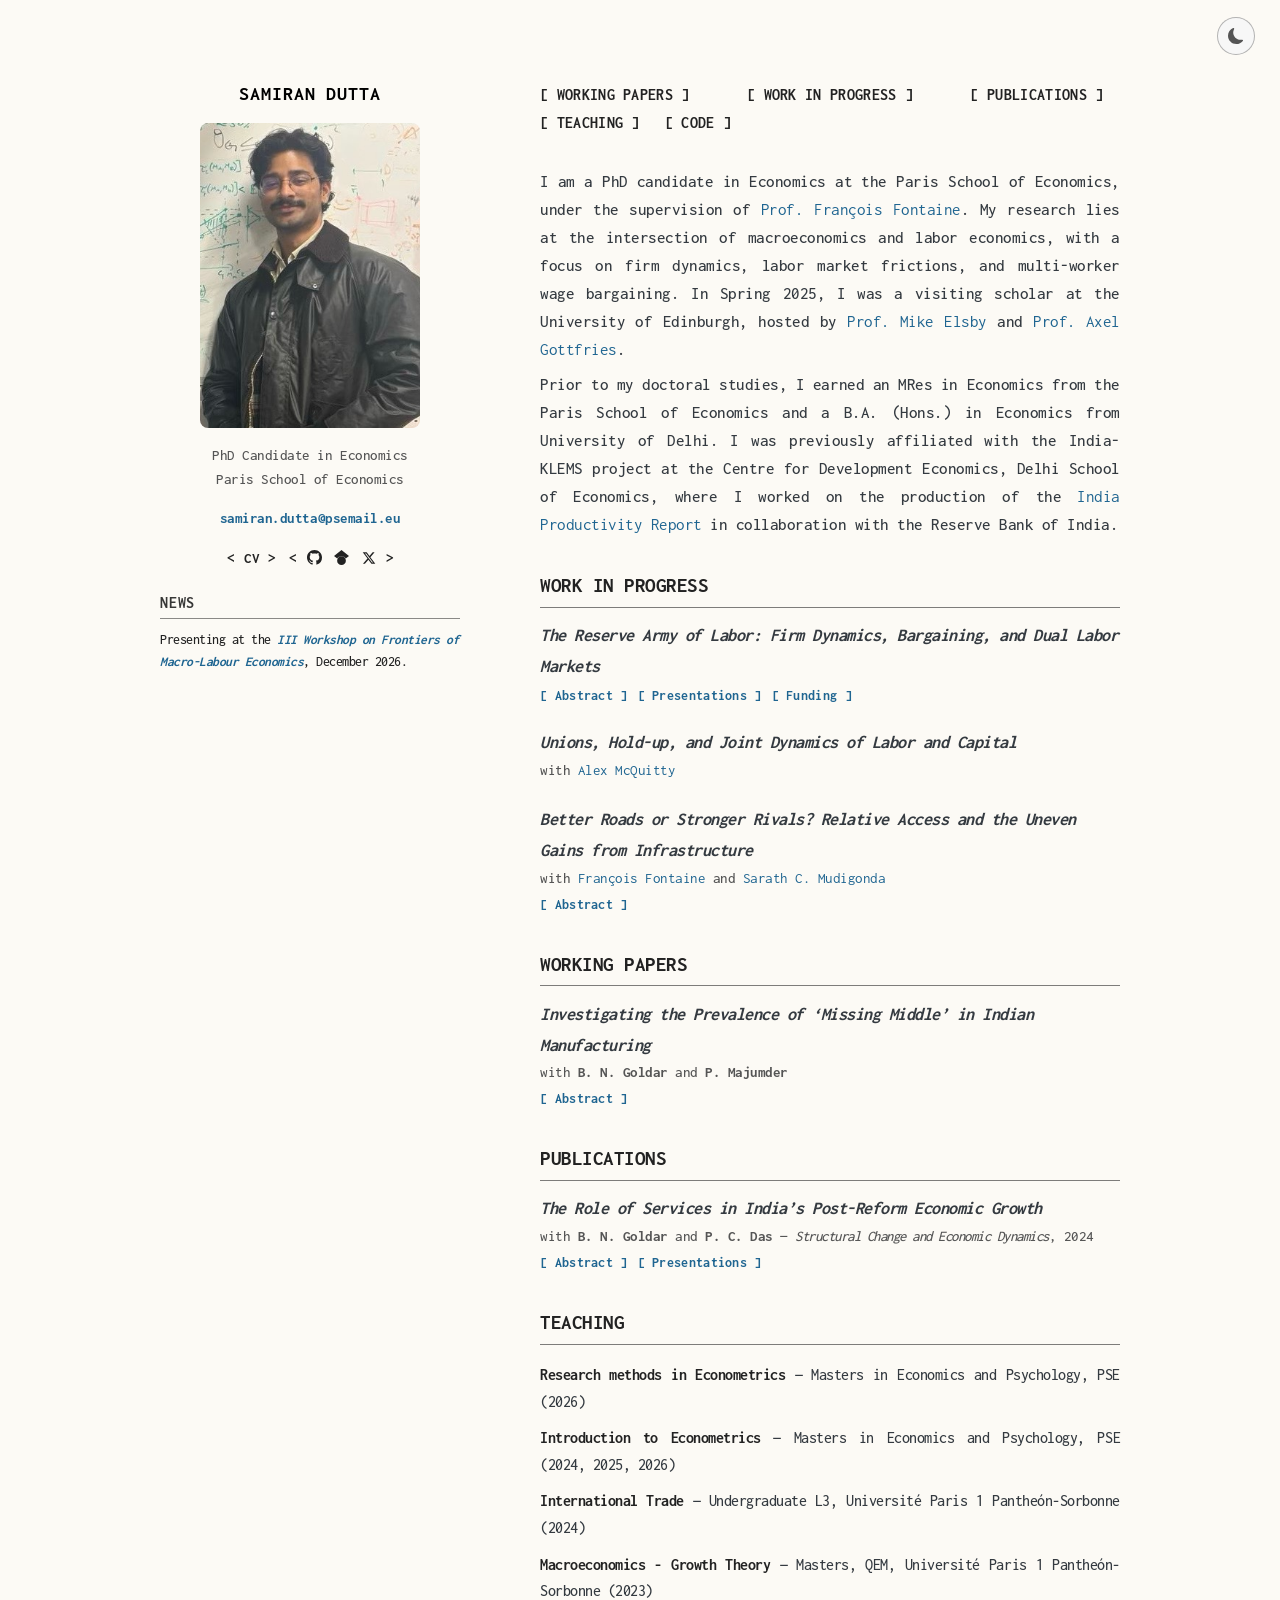
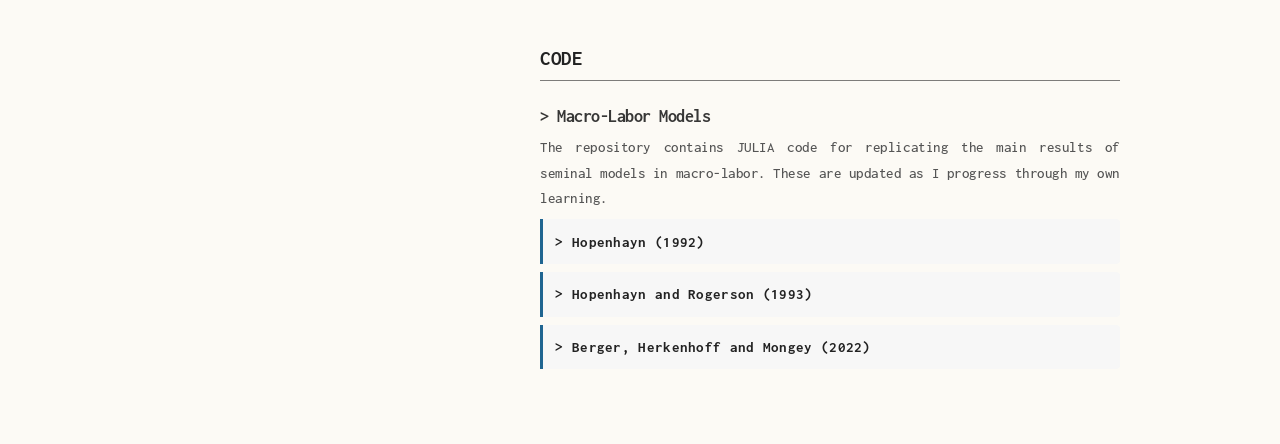
<file: index.html>
<!DOCTYPE html>
<html xmlns="http://www.w3.org/1999/xhtml" lang="en" xml:lang="en"><head>

<meta charset="utf-8">
<meta name="generator" content="quarto-1.8.27">

<meta name="viewport" content="width=device-width, initial-scale=1.0, user-scalable=yes">


<title>Samiran Dutta</title>
<style>
code{white-space: pre-wrap;}
span.smallcaps{font-variant: small-caps;}
div.columns{display: flex; gap: min(4vw, 1.5em);}
div.column{flex: auto; overflow-x: auto;}
div.hanging-indent{margin-left: 1.5em; text-indent: -1.5em;}
ul.task-list{list-style: none;}
ul.task-list li input[type="checkbox"] {
  width: 0.8em;
  margin: 0 0.8em 0.2em -1em; /* quarto-specific, see https://github.com/quarto-dev/quarto-cli/issues/4556 */ 
  vertical-align: middle;
}
</style>


<script src="site_libs/quarto-nav/quarto-nav.js"></script>
<script src="site_libs/clipboard/clipboard.min.js"></script>
<script src="site_libs/quarto-search/autocomplete.umd.js"></script>
<script src="site_libs/quarto-search/fuse.min.js"></script>
<script src="site_libs/quarto-search/quarto-search.js"></script>
<meta name="quarto:offset" content="./">
<script src="site_libs/quarto-html/quarto.js" type="module"></script>
<script src="site_libs/quarto-html/tabsets/tabsets.js" type="module"></script>
<script src="site_libs/quarto-html/axe/axe-check.js" type="module"></script>
<script src="site_libs/quarto-html/popper.min.js"></script>
<script src="site_libs/quarto-html/tippy.umd.min.js"></script>
<script src="site_libs/quarto-html/anchor.min.js"></script>
<link href="site_libs/quarto-html/tippy.css" rel="stylesheet">
<link href="site_libs/quarto-html/quarto-syntax-highlighting-ed96de9b727972fe78a7b5d16c58bf87.css" rel="stylesheet" class="quarto-color-scheme" id="quarto-text-highlighting-styles">
<link href="site_libs/quarto-html/quarto-syntax-highlighting-dark-4d9afe2b8d18ee9fa5d0d57b5ed4214d.css" rel="stylesheet" class="quarto-color-scheme quarto-color-alternate" id="quarto-text-highlighting-styles">
<link href="site_libs/quarto-html/quarto-syntax-highlighting-ed96de9b727972fe78a7b5d16c58bf87.css" rel="stylesheet" class="quarto-color-scheme-extra" id="quarto-text-highlighting-styles">
<script src="site_libs/bootstrap/bootstrap.min.js"></script>
<link href="site_libs/bootstrap/bootstrap-icons.css" rel="stylesheet">
<link href="site_libs/bootstrap/bootstrap-5b4ad623e5705c0698d39aec6f10cf02.min.css" rel="stylesheet" append-hash="true" class="quarto-color-scheme" id="quarto-bootstrap" data-mode="light">
<link href="site_libs/bootstrap/bootstrap-dark-0d4a9d19931feb4fee1ddab4b2489000.min.css" rel="stylesheet" append-hash="true" class="quarto-color-scheme quarto-color-alternate" id="quarto-bootstrap" data-mode="dark">
<link href="site_libs/bootstrap/bootstrap-5b4ad623e5705c0698d39aec6f10cf02.min.css" rel="stylesheet" append-hash="true" class="quarto-color-scheme-extra" id="quarto-bootstrap" data-mode="light">
<script id="quarto-search-options" type="application/json">{
  "location": "sidebar",
  "copy-button": false,
  "collapse-after": 3,
  "panel-placement": "start",
  "type": "textbox",
  "limit": 50,
  "keyboard-shortcut": [
    "f",
    "/",
    "s"
  ],
  "show-item-context": false,
  "language": {
    "search-no-results-text": "No results",
    "search-matching-documents-text": "matching documents",
    "search-copy-link-title": "Copy link to search",
    "search-hide-matches-text": "Hide additional matches",
    "search-more-match-text": "more match in this document",
    "search-more-matches-text": "more matches in this document",
    "search-clear-button-title": "Clear",
    "search-text-placeholder": "",
    "search-detached-cancel-button-title": "Cancel",
    "search-submit-button-title": "Submit",
    "search-label": "Search"
  }
}</script>
<script async="" src="https://www.googletagmanager.com/gtag/js?id=G-NRWJEKF096"></script>

<script type="text/javascript">

window.dataLayer = window.dataLayer || [];
function gtag(){dataLayer.push(arguments);}
gtag('js', new Date());
gtag('config', 'G-NRWJEKF096', { 'anonymize_ip': true});
</script>
<meta name="google-site-verification" content="e76222b4541bb231">


<link rel="stylesheet" href="styles.css">
</head>

<body class="fullcontent quarto-light"><script id="quarto-html-before-body" type="application/javascript">
    const toggleBodyColorMode = (bsSheetEl) => {
      const mode = bsSheetEl.getAttribute("data-mode");
      const bodyEl = window.document.querySelector("body");
      if (mode === "dark") {
        bodyEl.classList.add("quarto-dark");
        bodyEl.classList.remove("quarto-light");
      } else {
        bodyEl.classList.add("quarto-light");
        bodyEl.classList.remove("quarto-dark");
      }
    }
    const toggleBodyColorPrimary = () => {
      const bsSheetEl = window.document.querySelector("link#quarto-bootstrap:not([rel=disabled-stylesheet])");
      if (bsSheetEl) {
        toggleBodyColorMode(bsSheetEl);
      }
    }
    const setColorSchemeToggle = (alternate) => {
      const toggles = window.document.querySelectorAll('.quarto-color-scheme-toggle');
      for (let i=0; i < toggles.length; i++) {
        const toggle = toggles[i];
        if (toggle) {
          if (alternate) {
            toggle.classList.add("alternate");
          } else {
            toggle.classList.remove("alternate");
          }
        }
      }
    };
    const toggleColorMode = (alternate) => {
      // Switch the stylesheets
      const primaryStylesheets = window.document.querySelectorAll('link.quarto-color-scheme:not(.quarto-color-alternate)');
      const alternateStylesheets = window.document.querySelectorAll('link.quarto-color-scheme.quarto-color-alternate');
      manageTransitions('#quarto-margin-sidebar .nav-link', false);
      if (alternate) {
        // note: dark is layered on light, we don't disable primary!
        enableStylesheet(alternateStylesheets);
        for (const sheetNode of alternateStylesheets) {
          if (sheetNode.id === "quarto-bootstrap") {
            toggleBodyColorMode(sheetNode);
          }
        }
      } else {
        disableStylesheet(alternateStylesheets);
        enableStylesheet(primaryStylesheets)
        toggleBodyColorPrimary();
      }
      manageTransitions('#quarto-margin-sidebar .nav-link', true);
      // Switch the toggles
      setColorSchemeToggle(alternate)
      // Hack to workaround the fact that safari doesn't
      // properly recolor the scrollbar when toggling (#1455)
      if (navigator.userAgent.indexOf('Safari') > 0 && navigator.userAgent.indexOf('Chrome') == -1) {
        manageTransitions("body", false);
        window.scrollTo(0, 1);
        setTimeout(() => {
          window.scrollTo(0, 0);
          manageTransitions("body", true);
        }, 40);
      }
    }
    const disableStylesheet = (stylesheets) => {
      for (let i=0; i < stylesheets.length; i++) {
        const stylesheet = stylesheets[i];
        stylesheet.rel = 'disabled-stylesheet';
      }
    }
    const enableStylesheet = (stylesheets) => {
      for (let i=0; i < stylesheets.length; i++) {
        const stylesheet = stylesheets[i];
        if(stylesheet.rel !== 'stylesheet') { // for Chrome, which will still FOUC without this check
          stylesheet.rel = 'stylesheet';
        }
      }
    }
    const manageTransitions = (selector, allowTransitions) => {
      const els = window.document.querySelectorAll(selector);
      for (let i=0; i < els.length; i++) {
        const el = els[i];
        if (allowTransitions) {
          el.classList.remove('notransition');
        } else {
          el.classList.add('notransition');
        }
      }
    }
    const isFileUrl = () => {
      return window.location.protocol === 'file:';
    }
    const hasAlternateSentinel = () => {
      let styleSentinel = getColorSchemeSentinel();
      if (styleSentinel !== null) {
        return styleSentinel === "alternate";
      } else {
        return false;
      }
    }
    const setStyleSentinel = (alternate) => {
      const value = alternate ? "alternate" : "default";
      if (!isFileUrl()) {
        window.localStorage.setItem("quarto-color-scheme", value);
      } else {
        localAlternateSentinel = value;
      }
    }
    const getColorSchemeSentinel = () => {
      if (!isFileUrl()) {
        const storageValue = window.localStorage.getItem("quarto-color-scheme");
        return storageValue != null ? storageValue : localAlternateSentinel;
      } else {
        return localAlternateSentinel;
      }
    }
    const toggleGiscusIfUsed = (isAlternate, darkModeDefault) => {
      const baseTheme = document.querySelector('#giscus-base-theme')?.value ?? 'light';
      const alternateTheme = document.querySelector('#giscus-alt-theme')?.value ?? 'dark';
      let newTheme = '';
      if(authorPrefersDark) {
        newTheme = isAlternate ? baseTheme : alternateTheme;
      } else {
        newTheme = isAlternate ? alternateTheme : baseTheme;
      }
      const changeGiscusTheme = () => {
        // From: https://github.com/giscus/giscus/issues/336
        const sendMessage = (message) => {
          const iframe = document.querySelector('iframe.giscus-frame');
          if (!iframe) return;
          iframe.contentWindow.postMessage({ giscus: message }, 'https://giscus.app');
        }
        sendMessage({
          setConfig: {
            theme: newTheme
          }
        });
      }
      const isGiscussLoaded = window.document.querySelector('iframe.giscus-frame') !== null;
      if (isGiscussLoaded) {
        changeGiscusTheme();
      }
    };
    const authorPrefersDark = false;
    const darkModeDefault = authorPrefersDark;
      document.querySelector('link#quarto-text-highlighting-styles.quarto-color-scheme-extra').rel = 'disabled-stylesheet';
      document.querySelector('link#quarto-bootstrap.quarto-color-scheme-extra').rel = 'disabled-stylesheet';
    let localAlternateSentinel = darkModeDefault ? 'alternate' : 'default';
    // Dark / light mode switch
    window.quartoToggleColorScheme = () => {
      // Read the current dark / light value
      let toAlternate = !hasAlternateSentinel();
      toggleColorMode(toAlternate);
      setStyleSentinel(toAlternate);
      toggleGiscusIfUsed(toAlternate, darkModeDefault);
      window.dispatchEvent(new Event('resize'));
    };
    // Switch to dark mode if need be
    if (hasAlternateSentinel()) {
      toggleColorMode(true);
    } else {
      toggleColorMode(false);
    }
  </script>

<div id="quarto-search-results"></div>
<!-- content -->
<div id="quarto-content" class="quarto-container page-columns page-rows-contents page-layout-article">
<!-- sidebar -->
<!-- margin-sidebar -->
    
<!-- main -->
<main class="content" id="quarto-document-content">


<header id="title-block-header" class="quarto-title-block default">
<div class="quarto-title">
<h1 class="title">Samiran Dutta</h1>
</div>



<div class="quarto-title-meta">

    
  
    
  </div>
  


</header>


<div class="layout-grid">
<div class="left-col">
<div class="name">
Samiran Dutta
</div>
<p><img src="images/headshot.jpg" class="headshot img-fluid"></p>
<div class="left-title">
<p>PhD Candidate in Economics<br> Paris School of Economics</p>
</div>
<div class="left-email">
<p><a href="mailto:samiran.dutta@psemail.eu"><span class="email-label">samiran.dutta@psemail.eu</span></a></p>
</div>
<div class="left-links">
<p><a href="files/cv.pdf" class="cv-bracket" target="_blank">&lt;&nbsp;CV&nbsp;&gt;</a> <span class="social-bracket">&lt;&nbsp;<a href="https://github.com/samirandutta" target="_blank" rel="noopener" aria-label="GitHub" class="social-icon-link"><svg xmlns="http://www.w3.org/2000/svg" width="15" height="15" fill="currentColor" viewbox="0 0 16 16"><path d="M8 0C3.58 0 0 3.58 0 8c0 3.54 2.29 6.53 5.47 7.59.4.07.55-.17.55-.38 0-.19-.01-.82-.01-1.49-2.01.37-2.53-.49-2.69-.94-.09-.23-.48-.94-.82-1.13-.28-.15-.68-.52-.01-.53.63-.01 1.08.58 1.23.82.72 1.21 1.87.87 2.33.66.07-.52.28-.87.51-1.07-1.78-.2-3.64-.89-3.64-3.95 0-.87.31-1.59.82-2.15-.08-.2-.36-1.02.08-2.12 0 0 .67-.21 2.2.82.64-.18 1.32-.27 2-.27s1.36.09 2 .27c1.53-1.04 2.2-.82 2.2-.82.44 1.1.16 1.92.08 2.12.51.56.82 1.27.82 2.15 0 3.07-1.87 3.75-3.65 3.95.29.25.54.73.54 1.48 0 1.07-.01 1.93-.01 2.2 0 .21.15.46.55.38A8.01 8.01 0 0 0 16 8c0-4.42-3.58-8-8-8z"></path></svg></a>&nbsp;<a href="https://scholar.google.com/citations?user=Nul09cIAAAAJ&amp;hl=en" target="_blank" rel="noopener" aria-label="Google Scholar" class="social-icon-link"><svg xmlns="http://www.w3.org/2000/svg" width="15" height="15" fill="currentColor" viewbox="0 0 24 24"><path d="M5.242 13.769 0 9.5 12 0l12 9.5-5.242 4.269C17.548 11.249 14.978 9.5 12 9.5c-2.977 0-5.548 1.748-6.758 4.269zM12 10a7 7 0 1 0 0 14 7 7 0 0 0 0-14z"></path></svg></a>&nbsp;<a href="https://x.com/samiran_dutta19" target="_blank" rel="noopener" aria-label="Twitter/X" class="social-icon-link"><svg xmlns="http://www.w3.org/2000/svg" width="14" height="14" fill="currentColor" viewbox="0 0 24 24"><path d="M18.244 2.25h3.308l-7.227 8.26 8.502 11.24H16.17l-5.214-6.817L4.99 21.75H1.68l7.73-8.835L1.254 2.25H8.08l4.713 6.231zm-1.161 17.52h1.833L7.084 4.126H5.117z"></path></svg></a>&nbsp;&gt;</span></p>
</div>
<div class="news-section">
<h3 class="news-heading anchored">
News
</h3>
<ul class="news-list">
<li>
Presenting at the <a href="https://aefresearch.site.hw.ac.uk/events/" target="_blank"><em>III Workshop on Frontiers of Macro-Labour Economics</em></a>, December 2026.
</li>
</ul>
</div>
</div>
<div class="right-col">
<div class="top-nav">
<p><a href="#working-papers"><span class="nav-label">Working Papers</span></a> <a href="#work-in-progress"><span class="nav-label">Work in Progress</span></a> <a href="#publications"><span class="nav-label">Publications</span></a> <a href="#teaching"><span class="nav-label">Teaching</span></a> <a href="#code"><span class="nav-label">Code</span></a></p>
</div>
<p>I am a PhD candidate in Economics at the Paris School of Economics, under the supervision of <a href="https://sites.google.com/site/francoisfontn/">Prof.&nbsp;François Fontaine</a>. My research lies at the intersection of macroeconomics and labor economics, with a focus on firm dynamics, labor market frictions, and multi-worker wage bargaining. In Spring 2025, I was a visiting scholar at the University of Edinburgh, hosted by <a href="https://sites.google.com/site/mikeelsby/" target="_blank">Prof.&nbsp;Mike Elsby</a> and <a href="https://sites.google.com/site/axelgottfries/" target="_blank">Prof.&nbsp;Axel Gottfries</a>.</p>
<p>Prior to my doctoral studies, I earned an MRes in Economics from the Paris School of Economics and a B.A. (Hons.) in Economics from University of Delhi. I was previously affiliated with the India-KLEMS project at the Centre for Development Economics, Delhi School of Economics, where I worked on the production of the <a href="https://rbi.org.in/Scripts/PublicationReportDetails.aspx?UrlPage=&amp;ID=1217" target="_blank">India Productivity Report</a> in collaboration with the Reserve Bank of India.</p>
<h2 id="work-in-progress" class="anchored">WORK IN PROGRESS</h2>
<div class="paper">
<div class="paper-title">
<p>The Reserve Army of Labor: Firm Dynamics, Bargaining, and Dual Labor Markets</p>
</div>
<div class="paper-buttons">
<button class="toggle-btn" onclick="togglePanel(this,'ra-abstract')">
<span class="btn-label">Abstract</span>
</button>
<button class="toggle-btn" onclick="togglePanel(this,'ra-presentations')">
<span class="btn-label">Presentations</span>
</button>
<button class="toggle-btn" onclick="togglePanel(this,'ra-funding')">
<span class="btn-label">Funding</span>
</button>
</div>
<div id="ra-abstract" class="toggle-panel">
This paper studies how firms use dual labor markets to manage productivity shocks and discipline wages. Using annual and monthly administrative plant-level data from Indian manufacturing, I document pervasive inaction in regular employment adjustment, a sharp rise in contract employment concentrated among large plants, and an erosion of the plant-size wage premium for regular workers. Motivated by these facts, I develop a tractable search-and-matching model with firm dynamics, two channels of hiring, and intra-firm bargaining. Firms face search and firing frictions in the regular labor market but rent contract workers frictionlessly through labor contractors. Contract labor serves both as a flexible input for absorbing shocks and as a bargaining device that improves the firm’s outside option. Firms consequently value contract labor beyond its contribution to production and strategically use it to shift rents away from regular workers. I estimate the model using Indian plant-level data and separate these flexibility and bargaining motives. Quantitatively, removing the wage-suppression channel reduces the contract employment share from 41 percent to just 10 percent, implying that the bargaining incentive accounts for majority of contract employment in the estimated economy.
</div>
<div id="ra-presentations" class="toggle-panel">
Macro Workshop, PSE (May 2024, 2026; October 2025, November 2026); Macro Reading Group, University of Edinburgh (April 2025); Labor/Public Reading Group, Sciences Po (October 2025); 20th Annual Conference on Economic Growth and Development, ISI Delhi (December 2025); 14th Warwick Economics PhD conference (May 2026); Brownbag Macro Seminar, University of Edinburgh (June 2026); III Workshop on Frontiers of Macro-Labour Economics (scheduled, December 2026); Specialist Seminar, University of Edinburgh (scheduled, December 2026)
</div>
<div id="ra-funding" class="toggle-panel">
EUR PgSE.
</div>
</div>
<div class="paper">
<div class="paper-title">
<p>Unions, Hold-up, and Joint Dynamics of Labor and Capital</p>
</div>
<div class="paper-coauthors">
<p>with <strong><a href="https://sites.google.com/view/alexmcquittyeconomics/about">Alex McQuitty</a></strong></p>
</div>
</div>
<div class="paper">
<div class="paper-title">
<p>Better Roads or Stronger Rivals? Relative Access and the Uneven Gains from Infrastructure</p>
</div>
<div class="paper-coauthors">
<p>with <strong><a href="https://sites.google.com/site/francoisfontn/">François Fontaine</a></strong> and <strong><a href="https://www.parisschoolofeconomics.eu/en/persons/sarath-chandra-mudigonda/">Sarath C. Mudigonda</a></strong></p>
</div>
<div class="paper-buttons">
<button class="toggle-btn" onclick="togglePanel(this,'roads-abstract')">
<span class="btn-label">Abstract</span>
</button>
</div>
<div id="roads-abstract" class="toggle-panel">
Transport infrastructure can raise aggregate income while leaving some locations worse off. We study this spatial distribution through a plant’s road access relative to its competitors, using India’s Golden Quadrilateral highway program. Combining plant-level data with the expansion of the network, we construct a measure of relative access weighted by competitors’ lagged value added and instrument it with an analogous straight-line measure. Plants whose relative access improves expand sales, value added, and domestic material purchases. Product-level input quantities rise, with no detectable average change in unit values. Motivated by these findings, we develop a general equilibrium model of oligopolistic competition in which plants source materials and sell final goods across districts over the same road network. We then use the model to examine how material sourcing affects plants’ relative competitiveness and the distribution of income gains across districts.
</div>
</div>
<h2 id="working-papers" class="anchored">WORKING PAPERS</h2>
<div class="paper">
<div class="paper-title">
<p>Investigating the Prevalence of ‘Missing Middle’ in Indian Manufacturing</p>
</div>
<div class="paper-coauthors">
<p>with <strong>B. N. Goldar</strong> and <strong>P. Majumder</strong></p>
</div>
<div class="paper-buttons">
<button class="toggle-btn" onclick="togglePanel(this,'mm-abstract')">
<span class="btn-label">Abstract</span>
</button>
</div>
<div id="mm-abstract" class="toggle-panel">
This paper re-examines the “missing middle” in Indian manufacturing using unit-level data from the NSS 73rd Round and the ASI for 2015–16, covering unorganized and organized segments, respectively. Moving beyond size-class employment shares, we adopt a Pareto-based empirical strategy to assess deviations in the firm-size distribution. The findings indicate evidence consistent with a missing middle, further supported by variations in survival probabilities across size classes.
</div>
</div>
<h2 id="publications" class="anchored">PUBLICATIONS</h2>
<div class="paper">
<div class="paper-title">
<p>The Role of Services in India’s Post-Reform Economic Growth</p>
</div>
<div class="paper-coauthors">
<p>with <strong>B. N. Goldar</strong> and <strong>P. C. Das</strong> — <em>Structural Change and Economic Dynamics</em>, 2024</p>
</div>
<div class="paper-buttons">
<button class="toggle-btn" onclick="togglePanel(this,'services-abstract')">
<span class="btn-label">Abstract</span>
</button>
<button class="toggle-btn" onclick="togglePanel(this,'services-presentations')">
<span class="btn-label">Presentations</span>
</button>
</div>
<div id="services-abstract" class="toggle-panel">
Leveraging industry-level data from the India KLEMS database for 1993–2018, we trace how services became India’s principal growth driver after the 1990s reforms. Over the period, the sector’s value-added share rose from 41% to 53% and real output grew 7.5 % per year — roughly half of aggregate GDP growth. We estimate total factor productivity (TFP) for 14 service industries and decompose their contributions to sector-wide TFP. Transport &amp; storage emerges as the single largest contributor among market services, followed by financial services; in non-market activities, public administration dominates. Panel regressions reveal strong positive spillovers from manufacturing TFP to both market and non-market services, while an augmented model with foreign-sector variables confirms significant productivity diffusion from advanced economies. Taken together, the results highlight inter-sectoral and international linkages as critical channels sustaining India’s service-led growth.
</div>
<div id="services-presentations" class="toggle-panel">
Seventh World KLEMS Conference, University of Manchester (virtual)
</div>
</div>
<h2 id="teaching" class="anchored">TEACHING</h2>
<div class="teaching-group">
<ul>
<li><strong>Research methods in Econometrics</strong> — Masters in Economics and Psychology, PSE (2026)</li>
<li><strong>Introduction to Econometrics</strong> — Masters in Economics and Psychology, PSE (2024, 2025, 2026)</li>
<li><strong>International Trade</strong> — Undergraduate L3, Université Paris 1 Pantheón-Sorbonne (2024)</li>
<li><strong>Macroeconomics - Growth Theory</strong> — Masters, QEM, Université Paris 1 Pantheón-Sorbonne (2023)</li>
</ul>
</div>
<h2 id="code" class="anchored">CODE</h2>
<section id="macro-labor-models" class="code-entry">
<h3 class="anchored"><a href="https://github.com/samirandutta/macro_labor_models" target="_blank"><strong>&gt; Macro-Labor Models</strong></a></h3>
<p>The repository contains JULIA code for replicating the main results of seminal models in macro-labor. These are updated as I progress through my own learning.</p>
<div class="model-cards">
<div class="model-card">
<button class="toggle-btn" onclick="togglePanel(this,'model-hop92')">
<span class="btn-label"> Hopenhayn (1992)</span>
</button>
<div id="model-hop92" class="toggle-panel">
Industry equilibrium with heterogeneous firms, entry/exit, and stationary firm-size distributions. Solves for the value function, stationary distribution of firms, and equilibrium entry/exit cutoffs.
<div class="model-figures">
<p><img src="images/hop_value.png" alt="Value function"> <img src="images/hop_dist.png" alt="Firm size distribution"></p>
</div>
</div>
</div>
<div class="model-card">
<button class="toggle-btn" onclick="togglePanel(this,'model-hopreg93')">
<span class="btn-label"> Hopenhayn and Rogerson (1993)</span>
</button>
<div id="model-hopreg93" class="toggle-panel">
General equilibrium with firing costs and labor misallocation. Solves for the value function, stationary distribution of firms, equilibrium cutoff and inaction thresholds.
<div class="model-figures">
<p><img src="images/hr_value_function.png" alt="Value function"> <img src="images/hr_inaction_region.png" alt="Inaction region"></p>
</div>
</div>
</div>
<div class="model-card">
<button class="toggle-btn" onclick="togglePanel(this,'model-berg22')">
<span class="btn-label"> Berger, Herkenhoff and Mongey (2022)</span>
</button>
<div id="model-berg22" class="toggle-panel">
Labor market power with monopsonistic firms. Computes monopsony wedges, markdown on wages, and the aggregate output and welfare effects of market concentration.
<div class="model-figures">
<p><img src="images/mkdown.png" alt="Markdown on wages"> <img src="images/wbshare.png" alt="Wage bill share"></p>
</div>
</div>
</div>
</div>
</section>
</div>
</div>
<script>
// Quarto's Safari scrollbar hack calls window.scrollTo(0,1) synchronously
// and window.scrollTo(0,0) again after 40ms, causing a jump to top.
// Suppress scrollTo entirely for 50ms so the page never moves during toggle.
(function() {
  const orig = window.quartoToggleColorScheme;
  if (orig) {
    window.quartoToggleColorScheme = function() {
      const scrollY = window.scrollY;
      const realScrollTo = window.scrollTo.bind(window);
      document.body.style.setProperty('display', 'block', 'important'); // prevent flex flash
      window.scrollTo = () => {};          // block all scrollTo calls
      orig();
      setTimeout(() => {
        window.scrollTo = realScrollTo;    // restore after Quarto's 40ms fires
        realScrollTo(0, scrollY);          // snap back to where we were
      }, 50);
    };
  }
})();

function togglePanel(btn, id) {
  const panel = document.getElementById(id);
  const isOpen = panel.style.display === 'block';
  panel.style.display = isOpen ? 'none' : 'block';
  btn.classList.toggle('active', !isOpen);
}

function applyDarkMode() {
  document.body.style.setProperty('display', 'block', 'important'); // beat any Bootstrap flex rule
  const isDark = document.body.classList.contains('quarto-dark');
  // Inject SVG moon (light mode) or sun (dark mode) into the toggle button
  const moonSVG = '<svg xmlns="http://www.w3.org/2000/svg" width="16" height="16" fill="currentColor" viewBox="0 0 16 16"><path d="M6 .278a.77.77 0 0 1 .08.858 7.2 7.2 0 0 0-.878 3.46c0 4.021 3.278 7.277 7.318 7.277q.792-.001 1.533-.16a.79.79 0 0 1 .81.316.73.73 0 0 1-.031.893A8.35 8.35 0 0 1 8.344 16C3.734 16 0 12.286 0 7.71 0 4.266 2.114 1.312 5.124.06A.75.75 0 0 1 6 .278"/></svg>';
  const sunSVG = '<svg xmlns="http://www.w3.org/2000/svg" width="16" height="16" fill="currentColor" viewBox="0 0 16 16"><path d="M8 11a3 3 0 1 1 0-6 3 3 0 0 1 0 6m0 1a4 4 0 1 0 0-8 4 4 0 0 0 0 8M8 0a.5.5 0 0 1 .5.5v2a.5.5 0 0 1-1 0v-2A.5.5 0 0 1 8 0m0 13a.5.5 0 0 1 .5.5v2a.5.5 0 0 1-1 0v-2A.5.5 0 0 1 8 13m8-5a.5.5 0 0 1-.5.5h-2a.5.5 0 0 1 0-1h2a.5.5 0 0 1 .5.5M3 8a.5.5 0 0 1-.5.5h-2a.5.5 0 0 1 0-1h2A.5.5 0 0 1 3 8m10.657-5.657a.5.5 0 0 1 0 .707l-1.414 1.415a.5.5 0 1 1-.707-.708l1.414-1.414a.5.5 0 0 1 .707 0m-9.193 9.193a.5.5 0 0 1 0 .707L3.05 13.657a.5.5 0 0 1-.707-.707l1.414-1.414a.5.5 0 0 1 .707 0m9.193 2.121a.5.5 0 0 1-.707 0l-1.414-1.414a.5.5 0 0 1 .707-.707l1.414 1.414a.5.5 0 0 1 0 .707M4.464 4.465a.5.5 0 0 1-.707 0L2.343 3.05a.5.5 0 1 1 .707-.707l1.414 1.414a.5.5 0 0 1 0 .707"/></svg>';
  document.querySelectorAll('.quarto-color-scheme-toggle').forEach(btn => {
    btn.innerHTML = isDark ? sunSVG : moonSVG;
  });
  // html background (Safari :has() bug workaround)
  document.documentElement.style.setProperty('background-color', isDark ? '#171b22' : '#fcfaf5', 'important');
  // Model cards and panels — Safari doesn't animate CSS-variable-driven transitions
  document.querySelectorAll('.model-card').forEach(el => {
    el.style.setProperty('background-color', isDark ? '#1e2229' : '#f7f7f7', 'important');
  });
  document.querySelectorAll('.toggle-panel').forEach(el => {
    el.style.setProperty('background-color', isDark ? '#1e2229' : '', 'important');
  });
  document.querySelectorAll('.right-col h2').forEach(el => {
    el.style.setProperty('color', isDark ? '#f0efe9' : '', 'important');
    el.style.setProperty('border-bottom-color', isDark ? '#555' : '', 'important');
  });
  document.querySelectorAll('hr').forEach(el => {
    el.style.setProperty('border-top-color', isDark ? '#555' : '', 'important');
  });
}

new MutationObserver(applyDarkMode)
  .observe(document.body, { attributes: true, attributeFilter: ['class'] });

// Run after Quarto's DOMContentLoaded creates the toggle <i> element
document.addEventListener('DOMContentLoaded', () => setTimeout(applyDarkMode, 0));
</script>



</main> <!-- /main -->
<script id="quarto-html-after-body" type="application/javascript">
  window.document.addEventListener("DOMContentLoaded", function (event) {
    // Ensure there is a toggle, if there isn't float one in the top right
    if (window.document.querySelector('.quarto-color-scheme-toggle') === null) {
      const a = window.document.createElement('a');
      a.classList.add('top-right');
      a.classList.add('quarto-color-scheme-toggle');
      a.href = "";
      a.onclick = function() { try { window.quartoToggleColorScheme(); } catch {} return false; };
      const i = window.document.createElement("i");
      i.classList.add('bi');
      a.appendChild(i);
      window.document.body.appendChild(a);
    }
    setColorSchemeToggle(hasAlternateSentinel())
    const icon = "";
    const anchorJS = new window.AnchorJS();
    anchorJS.options = {
      placement: 'right',
      icon: icon
    };
    anchorJS.add('.anchored');
    const isCodeAnnotation = (el) => {
      for (const clz of el.classList) {
        if (clz.startsWith('code-annotation-')) {                     
          return true;
        }
      }
      return false;
    }
    const onCopySuccess = function(e) {
      // button target
      const button = e.trigger;
      // don't keep focus
      button.blur();
      // flash "checked"
      button.classList.add('code-copy-button-checked');
      var currentTitle = button.getAttribute("title");
      button.setAttribute("title", "Copied!");
      let tooltip;
      if (window.bootstrap) {
        button.setAttribute("data-bs-toggle", "tooltip");
        button.setAttribute("data-bs-placement", "left");
        button.setAttribute("data-bs-title", "Copied!");
        tooltip = new bootstrap.Tooltip(button, 
          { trigger: "manual", 
            customClass: "code-copy-button-tooltip",
            offset: [0, -8]});
        tooltip.show();    
      }
      setTimeout(function() {
        if (tooltip) {
          tooltip.hide();
          button.removeAttribute("data-bs-title");
          button.removeAttribute("data-bs-toggle");
          button.removeAttribute("data-bs-placement");
        }
        button.setAttribute("title", currentTitle);
        button.classList.remove('code-copy-button-checked');
      }, 1000);
      // clear code selection
      e.clearSelection();
    }
    const getTextToCopy = function(trigger) {
      const outerScaffold = trigger.parentElement.cloneNode(true);
      const codeEl = outerScaffold.querySelector('code');
      for (const childEl of codeEl.children) {
        if (isCodeAnnotation(childEl)) {
          childEl.remove();
        }
      }
      return codeEl.innerText;
    }
    const clipboard = new window.ClipboardJS('.code-copy-button:not([data-in-quarto-modal])', {
      text: getTextToCopy
    });
    clipboard.on('success', onCopySuccess);
    if (window.document.getElementById('quarto-embedded-source-code-modal')) {
      const clipboardModal = new window.ClipboardJS('.code-copy-button[data-in-quarto-modal]', {
        text: getTextToCopy,
        container: window.document.getElementById('quarto-embedded-source-code-modal')
      });
      clipboardModal.on('success', onCopySuccess);
    }
      var localhostRegex = new RegExp(/^(?:http|https):\/\/localhost\:?[0-9]*\//);
      var mailtoRegex = new RegExp(/^mailto:/);
        var filterRegex = new RegExp("https:\/\/samirandutta\.github\.io\/");
      var isInternal = (href) => {
          return filterRegex.test(href) || localhostRegex.test(href) || mailtoRegex.test(href);
      }
      // Inspect non-navigation links and adorn them if external
     var links = window.document.querySelectorAll('a[href]:not(.nav-link):not(.navbar-brand):not(.toc-action):not(.sidebar-link):not(.sidebar-item-toggle):not(.pagination-link):not(.no-external):not([aria-hidden]):not(.dropdown-item):not(.quarto-navigation-tool):not(.about-link)');
      for (var i=0; i<links.length; i++) {
        const link = links[i];
        if (!isInternal(link.href)) {
          // undo the damage that might have been done by quarto-nav.js in the case of
          // links that we want to consider external
          if (link.dataset.originalHref !== undefined) {
            link.href = link.dataset.originalHref;
          }
        }
      }
    function tippyHover(el, contentFn, onTriggerFn, onUntriggerFn) {
      const config = {
        allowHTML: true,
        maxWidth: 500,
        delay: 100,
        arrow: false,
        appendTo: function(el) {
            return el.parentElement;
        },
        interactive: true,
        interactiveBorder: 10,
        theme: 'quarto',
        placement: 'bottom-start',
      };
      if (contentFn) {
        config.content = contentFn;
      }
      if (onTriggerFn) {
        config.onTrigger = onTriggerFn;
      }
      if (onUntriggerFn) {
        config.onUntrigger = onUntriggerFn;
      }
      window.tippy(el, config); 
    }
    const noterefs = window.document.querySelectorAll('a[role="doc-noteref"]');
    for (var i=0; i<noterefs.length; i++) {
      const ref = noterefs[i];
      tippyHover(ref, function() {
        // use id or data attribute instead here
        let href = ref.getAttribute('data-footnote-href') || ref.getAttribute('href');
        try { href = new URL(href).hash; } catch {}
        const id = href.replace(/^#\/?/, "");
        const note = window.document.getElementById(id);
        if (note) {
          return note.innerHTML;
        } else {
          return "";
        }
      });
    }
    const xrefs = window.document.querySelectorAll('a.quarto-xref');
    const processXRef = (id, note) => {
      // Strip column container classes
      const stripColumnClz = (el) => {
        el.classList.remove("page-full", "page-columns");
        if (el.children) {
          for (const child of el.children) {
            stripColumnClz(child);
          }
        }
      }
      stripColumnClz(note)
      if (id === null || id.startsWith('sec-')) {
        // Special case sections, only their first couple elements
        const container = document.createElement("div");
        if (note.children && note.children.length > 2) {
          container.appendChild(note.children[0].cloneNode(true));
          for (let i = 1; i < note.children.length; i++) {
            const child = note.children[i];
            if (child.tagName === "P" && child.innerText === "") {
              continue;
            } else {
              container.appendChild(child.cloneNode(true));
              break;
            }
          }
          if (window.Quarto?.typesetMath) {
            window.Quarto.typesetMath(container);
          }
          return container.innerHTML
        } else {
          if (window.Quarto?.typesetMath) {
            window.Quarto.typesetMath(note);
          }
          return note.innerHTML;
        }
      } else {
        // Remove any anchor links if they are present
        const anchorLink = note.querySelector('a.anchorjs-link');
        if (anchorLink) {
          anchorLink.remove();
        }
        if (window.Quarto?.typesetMath) {
          window.Quarto.typesetMath(note);
        }
        if (note.classList.contains("callout")) {
          return note.outerHTML;
        } else {
          return note.innerHTML;
        }
      }
    }
    for (var i=0; i<xrefs.length; i++) {
      const xref = xrefs[i];
      tippyHover(xref, undefined, function(instance) {
        instance.disable();
        let url = xref.getAttribute('href');
        let hash = undefined; 
        if (url.startsWith('#')) {
          hash = url;
        } else {
          try { hash = new URL(url).hash; } catch {}
        }
        if (hash) {
          const id = hash.replace(/^#\/?/, "");
          const note = window.document.getElementById(id);
          if (note !== null) {
            try {
              const html = processXRef(id, note.cloneNode(true));
              instance.setContent(html);
            } finally {
              instance.enable();
              instance.show();
            }
          } else {
            // See if we can fetch this
            fetch(url.split('#')[0])
            .then(res => res.text())
            .then(html => {
              const parser = new DOMParser();
              const htmlDoc = parser.parseFromString(html, "text/html");
              const note = htmlDoc.getElementById(id);
              if (note !== null) {
                const html = processXRef(id, note);
                instance.setContent(html);
              } 
            }).finally(() => {
              instance.enable();
              instance.show();
            });
          }
        } else {
          // See if we can fetch a full url (with no hash to target)
          // This is a special case and we should probably do some content thinning / targeting
          fetch(url)
          .then(res => res.text())
          .then(html => {
            const parser = new DOMParser();
            const htmlDoc = parser.parseFromString(html, "text/html");
            const note = htmlDoc.querySelector('main.content');
            if (note !== null) {
              // This should only happen for chapter cross references
              // (since there is no id in the URL)
              // remove the first header
              if (note.children.length > 0 && note.children[0].tagName === "HEADER") {
                note.children[0].remove();
              }
              const html = processXRef(null, note);
              instance.setContent(html);
            } 
          }).finally(() => {
            instance.enable();
            instance.show();
          });
        }
      }, function(instance) {
      });
    }
        let selectedAnnoteEl;
        const selectorForAnnotation = ( cell, annotation) => {
          let cellAttr = 'data-code-cell="' + cell + '"';
          let lineAttr = 'data-code-annotation="' +  annotation + '"';
          const selector = 'span[' + cellAttr + '][' + lineAttr + ']';
          return selector;
        }
        const selectCodeLines = (annoteEl) => {
          const doc = window.document;
          const targetCell = annoteEl.getAttribute("data-target-cell");
          const targetAnnotation = annoteEl.getAttribute("data-target-annotation");
          const annoteSpan = window.document.querySelector(selectorForAnnotation(targetCell, targetAnnotation));
          const lines = annoteSpan.getAttribute("data-code-lines").split(",");
          const lineIds = lines.map((line) => {
            return targetCell + "-" + line;
          })
          let top = null;
          let height = null;
          let parent = null;
          if (lineIds.length > 0) {
              //compute the position of the single el (top and bottom and make a div)
              const el = window.document.getElementById(lineIds[0]);
              top = el.offsetTop;
              height = el.offsetHeight;
              parent = el.parentElement.parentElement;
            if (lineIds.length > 1) {
              const lastEl = window.document.getElementById(lineIds[lineIds.length - 1]);
              const bottom = lastEl.offsetTop + lastEl.offsetHeight;
              height = bottom - top;
            }
            if (top !== null && height !== null && parent !== null) {
              // cook up a div (if necessary) and position it 
              let div = window.document.getElementById("code-annotation-line-highlight");
              if (div === null) {
                div = window.document.createElement("div");
                div.setAttribute("id", "code-annotation-line-highlight");
                div.style.position = 'absolute';
                parent.appendChild(div);
              }
              div.style.top = top - 2 + "px";
              div.style.height = height + 4 + "px";
              div.style.left = 0;
              let gutterDiv = window.document.getElementById("code-annotation-line-highlight-gutter");
              if (gutterDiv === null) {
                gutterDiv = window.document.createElement("div");
                gutterDiv.setAttribute("id", "code-annotation-line-highlight-gutter");
                gutterDiv.style.position = 'absolute';
                const codeCell = window.document.getElementById(targetCell);
                const gutter = codeCell.querySelector('.code-annotation-gutter');
                gutter.appendChild(gutterDiv);
              }
              gutterDiv.style.top = top - 2 + "px";
              gutterDiv.style.height = height + 4 + "px";
            }
            selectedAnnoteEl = annoteEl;
          }
        };
        const unselectCodeLines = () => {
          const elementsIds = ["code-annotation-line-highlight", "code-annotation-line-highlight-gutter"];
          elementsIds.forEach((elId) => {
            const div = window.document.getElementById(elId);
            if (div) {
              div.remove();
            }
          });
          selectedAnnoteEl = undefined;
        };
          // Handle positioning of the toggle
      window.addEventListener(
        "resize",
        throttle(() => {
          elRect = undefined;
          if (selectedAnnoteEl) {
            selectCodeLines(selectedAnnoteEl);
          }
        }, 10)
      );
      function throttle(fn, ms) {
      let throttle = false;
      let timer;
        return (...args) => {
          if(!throttle) { // first call gets through
              fn.apply(this, args);
              throttle = true;
          } else { // all the others get throttled
              if(timer) clearTimeout(timer); // cancel #2
              timer = setTimeout(() => {
                fn.apply(this, args);
                timer = throttle = false;
              }, ms);
          }
        };
      }
        // Attach click handler to the DT
        const annoteDls = window.document.querySelectorAll('dt[data-target-cell]');
        for (const annoteDlNode of annoteDls) {
          annoteDlNode.addEventListener('click', (event) => {
            const clickedEl = event.target;
            if (clickedEl !== selectedAnnoteEl) {
              unselectCodeLines();
              const activeEl = window.document.querySelector('dt[data-target-cell].code-annotation-active');
              if (activeEl) {
                activeEl.classList.remove('code-annotation-active');
              }
              selectCodeLines(clickedEl);
              clickedEl.classList.add('code-annotation-active');
            } else {
              // Unselect the line
              unselectCodeLines();
              clickedEl.classList.remove('code-annotation-active');
            }
          });
        }
    const findCites = (el) => {
      const parentEl = el.parentElement;
      if (parentEl) {
        const cites = parentEl.dataset.cites;
        if (cites) {
          return {
            el,
            cites: cites.split(' ')
          };
        } else {
          return findCites(el.parentElement)
        }
      } else {
        return undefined;
      }
    };
    var bibliorefs = window.document.querySelectorAll('a[role="doc-biblioref"]');
    for (var i=0; i<bibliorefs.length; i++) {
      const ref = bibliorefs[i];
      const citeInfo = findCites(ref);
      if (citeInfo) {
        tippyHover(citeInfo.el, function() {
          var popup = window.document.createElement('div');
          citeInfo.cites.forEach(function(cite) {
            var citeDiv = window.document.createElement('div');
            citeDiv.classList.add('hanging-indent');
            citeDiv.classList.add('csl-entry');
            var biblioDiv = window.document.getElementById('ref-' + cite);
            if (biblioDiv) {
              citeDiv.innerHTML = biblioDiv.innerHTML;
            }
            popup.appendChild(citeDiv);
          });
          return popup.innerHTML;
        });
      }
    }
  });
  </script>
</div> <!-- /content -->




</body></html>
</file>
<file: site_libs/quarto-html/tippy.css>
.tippy-box[data-animation=fade][data-state=hidden]{opacity:0}[data-tippy-root]{max-width:calc(100vw - 10px)}.tippy-box{position:relative;background-color:#333;color:#fff;border-radius:4px;font-size:14px;line-height:1.4;white-space:normal;outline:0;transition-property:transform,visibility,opacity}.tippy-box[data-placement^=top]>.tippy-arrow{bottom:0}.tippy-box[data-placement^=top]>.tippy-arrow:before{bottom:-7px;left:0;border-width:8px 8px 0;border-top-color:initial;transform-origin:center top}.tippy-box[data-placement^=bottom]>.tippy-arrow{top:0}.tippy-box[data-placement^=bottom]>.tippy-arrow:before{top:-7px;left:0;border-width:0 8px 8px;border-bottom-color:initial;transform-origin:center bottom}.tippy-box[data-placement^=left]>.tippy-arrow{right:0}.tippy-box[data-placement^=left]>.tippy-arrow:before{border-width:8px 0 8px 8px;border-left-color:initial;right:-7px;transform-origin:center left}.tippy-box[data-placement^=right]>.tippy-arrow{left:0}.tippy-box[data-placement^=right]>.tippy-arrow:before{left:-7px;border-width:8px 8px 8px 0;border-right-color:initial;transform-origin:center right}.tippy-box[data-inertia][data-state=visible]{transition-timing-function:cubic-bezier(.54,1.5,.38,1.11)}.tippy-arrow{width:16px;height:16px;color:#333}.tippy-arrow:before{content:"";position:absolute;border-color:transparent;border-style:solid}.tippy-content{position:relative;padding:5px 9px;z-index:1}
</file>
<file: site_libs/quarto-html/quarto-syntax-highlighting-ed96de9b727972fe78a7b5d16c58bf87.css>
/* quarto syntax highlight colors */
:root {
  --quarto-hl-ot-color: #003B4F;
  --quarto-hl-at-color: #657422;
  --quarto-hl-ss-color: #20794D;
  --quarto-hl-an-color: #5E5E5E;
  --quarto-hl-fu-color: #4758AB;
  --quarto-hl-st-color: #20794D;
  --quarto-hl-cf-color: #003B4F;
  --quarto-hl-op-color: #5E5E5E;
  --quarto-hl-er-color: #AD0000;
  --quarto-hl-bn-color: #AD0000;
  --quarto-hl-al-color: #AD0000;
  --quarto-hl-va-color: #111111;
  --quarto-hl-bu-color: inherit;
  --quarto-hl-ex-color: inherit;
  --quarto-hl-pp-color: #AD0000;
  --quarto-hl-in-color: #5E5E5E;
  --quarto-hl-vs-color: #20794D;
  --quarto-hl-wa-color: #5E5E5E;
  --quarto-hl-do-color: #5E5E5E;
  --quarto-hl-im-color: #00769E;
  --quarto-hl-ch-color: #20794D;
  --quarto-hl-dt-color: #AD0000;
  --quarto-hl-fl-color: #AD0000;
  --quarto-hl-co-color: #5E5E5E;
  --quarto-hl-cv-color: #5E5E5E;
  --quarto-hl-cn-color: #8f5902;
  --quarto-hl-sc-color: #5E5E5E;
  --quarto-hl-dv-color: #AD0000;
  --quarto-hl-kw-color: #003B4F;
}

/* other quarto variables */
:root {
  --quarto-font-monospace: SFMono-Regular, Menlo, Monaco, Consolas, "Liberation Mono", "Courier New", monospace;
}

/* syntax highlight based on Pandoc's rules */
pre > code.sourceCode > span {
  color: #003B4F;
}

code.sourceCode > span {
  color: #003B4F;
}

div.sourceCode,
div.sourceCode pre.sourceCode {
  color: #003B4F;
}

/* Normal */
code span {
  color: #003B4F;
}

/* Alert */
code span.al {
  color: #AD0000;
  font-style: inherit;
}

/* Annotation */
code span.an {
  color: #5E5E5E;
  font-style: inherit;
}

/* Attribute */
code span.at {
  color: #657422;
  font-style: inherit;
}

/* BaseN */
code span.bn {
  color: #AD0000;
  font-style: inherit;
}

/* BuiltIn */
code span.bu {
  font-style: inherit;
}

/* ControlFlow */
code span.cf {
  color: #003B4F;
  font-weight: bold;
  font-style: inherit;
}

/* Char */
code span.ch {
  color: #20794D;
  font-style: inherit;
}

/* Constant */
code span.cn {
  color: #8f5902;
  font-style: inherit;
}

/* Comment */
code span.co {
  color: #5E5E5E;
  font-style: inherit;
}

/* CommentVar */
code span.cv {
  color: #5E5E5E;
  font-style: italic;
}

/* Documentation */
code span.do {
  color: #5E5E5E;
  font-style: italic;
}

/* DataType */
code span.dt {
  color: #AD0000;
  font-style: inherit;
}

/* DecVal */
code span.dv {
  color: #AD0000;
  font-style: inherit;
}

/* Error */
code span.er {
  color: #AD0000;
  font-style: inherit;
}

/* Extension */
code span.ex {
  font-style: inherit;
}

/* Float */
code span.fl {
  color: #AD0000;
  font-style: inherit;
}

/* Function */
code span.fu {
  color: #4758AB;
  font-style: inherit;
}

/* Import */
code span.im {
  color: #00769E;
  font-style: inherit;
}

/* Information */
code span.in {
  color: #5E5E5E;
  font-style: inherit;
}

/* Keyword */
code span.kw {
  color: #003B4F;
  font-weight: bold;
  font-style: inherit;
}

/* Operator */
code span.op {
  color: #5E5E5E;
  font-style: inherit;
}

/* Other */
code span.ot {
  color: #003B4F;
  font-style: inherit;
}

/* Preprocessor */
code span.pp {
  color: #AD0000;
  font-style: inherit;
}

/* SpecialChar */
code span.sc {
  color: #5E5E5E;
  font-style: inherit;
}

/* SpecialString */
code span.ss {
  color: #20794D;
  font-style: inherit;
}

/* String */
code span.st {
  color: #20794D;
  font-style: inherit;
}

/* Variable */
code span.va {
  color: #111111;
  font-style: inherit;
}

/* VerbatimString */
code span.vs {
  color: #20794D;
  font-style: inherit;
}

/* Warning */
code span.wa {
  color: #5E5E5E;
  font-style: italic;
}

.prevent-inlining {
  content: "</";
}

/*# sourceMappingURL=0920dd6d7437995b8cdf7429764427b1.css.map */
</file>
<file: site_libs/quarto-html/quarto-syntax-highlighting-dark-4d9afe2b8d18ee9fa5d0d57b5ed4214d.css>
/* quarto syntax highlight colors */
:root {
  --quarto-hl-al-color: #f07178;
  --quarto-hl-an-color: #d4d0ab;
  --quarto-hl-at-color: #00e0e0;
  --quarto-hl-bn-color: #d4d0ab;
  --quarto-hl-bu-color: #abe338;
  --quarto-hl-ch-color: #abe338;
  --quarto-hl-co-color: #f8f8f2;
  --quarto-hl-cv-color: #ffd700;
  --quarto-hl-cn-color: #ffd700;
  --quarto-hl-cf-color: #ffa07a;
  --quarto-hl-dt-color: #ffa07a;
  --quarto-hl-dv-color: #d4d0ab;
  --quarto-hl-do-color: #f8f8f2;
  --quarto-hl-er-color: #f07178;
  --quarto-hl-ex-color: #00e0e0;
  --quarto-hl-fl-color: #d4d0ab;
  --quarto-hl-fu-color: #ffa07a;
  --quarto-hl-im-color: #abe338;
  --quarto-hl-in-color: #d4d0ab;
  --quarto-hl-kw-color: #ffa07a;
  --quarto-hl-op-color: #ffa07a;
  --quarto-hl-ot-color: #00e0e0;
  --quarto-hl-pp-color: #dcc6e0;
  --quarto-hl-re-color: #00e0e0;
  --quarto-hl-sc-color: #abe338;
  --quarto-hl-ss-color: #abe338;
  --quarto-hl-st-color: #abe338;
  --quarto-hl-va-color: #00e0e0;
  --quarto-hl-vs-color: #abe338;
  --quarto-hl-wa-color: #dcc6e0;
}

/* other quarto variables */
:root {
  --quarto-font-monospace: SFMono-Regular, Menlo, Monaco, Consolas, "Liberation Mono", "Courier New", monospace;
}

/* syntax highlight based on Pandoc's rules */
pre > code.sourceCode > span {
  color: #f8f8f2;
}

code.sourceCode > span {
  color: #f8f8f2;
}

div.sourceCode,
div.sourceCode pre.sourceCode {
  color: #f8f8f2;
}

/* Normal */
code span {
  color: #f8f8f2;
}

/* Alert */
code span.al {
  color: #f07178;
}

/* Annotation */
code span.an {
  color: #d4d0ab;
}

/* Attribute */
code span.at {
  color: #00e0e0;
}

/* BaseN */
code span.bn {
  color: #d4d0ab;
}

/* BuiltIn */
code span.bu {
  color: #abe338;
}

/* ControlFlow */
code span.cf {
  font-weight: bold;
  color: #ffa07a;
}

/* Char */
code span.ch {
  color: #abe338;
}

/* Constant */
code span.cn {
  color: #ffd700;
}

/* Comment */
code span.co {
  font-style: italic;
  color: #f8f8f2;
}

/* CommentVar */
code span.cv {
  color: #ffd700;
}

/* Documentation */
code span.do {
  color: #f8f8f2;
}

/* DataType */
code span.dt {
  color: #ffa07a;
}

/* DecVal */
code span.dv {
  color: #d4d0ab;
}

/* Error */
code span.er {
  color: #f07178;
  text-decoration: underline;
}

/* Extension */
code span.ex {
  font-weight: bold;
  color: #00e0e0;
}

/* Float */
code span.fl {
  color: #d4d0ab;
}

/* Function */
code span.fu {
  color: #ffa07a;
}

/* Import */
code span.im {
  color: #abe338;
}

/* Information */
code span.in {
  color: #d4d0ab;
}

/* Keyword */
code span.kw {
  font-weight: bold;
  color: #ffa07a;
}

/* Operator */
code span.op {
  color: #ffa07a;
}

/* Other */
code span.ot {
  color: #00e0e0;
}

/* Preprocessor */
code span.pp {
  color: #dcc6e0;
}

/* RegionMarker */
code span.re {
  background-color: #f8f8f2;
  color: #00e0e0;
}

/* SpecialChar */
code span.sc {
  color: #abe338;
}

/* SpecialString */
code span.ss {
  color: #abe338;
}

/* String */
code span.st {
  color: #abe338;
}

/* Variable */
code span.va {
  color: #00e0e0;
}

/* VerbatimString */
code span.vs {
  color: #abe338;
}

/* Warning */
code span.wa {
  color: #dcc6e0;
}

.prevent-inlining {
  content: "</";
}

/*# sourceMappingURL=86edf53ecdff796acf02dbceed379426.css.map */
</file>
<file: styles.css>
/* ============================================
   Academic Website
   ============================================ */

@import url('https://fonts.googleapis.com/css2?family=Inconsolata:wght@300;400;500;600;700&display=swap');

html {
  font-size: 16.5px !important;
  background-color: var(--bg) !important;
  transition: background-color 0.15s ease;
}

body {
  font-family: 'Inconsolata', 'Courier New', monospace;
  font-weight: 500;
  letter-spacing: -0.03em;
  text-rendering: optimizeLegibility;
  position: relative;
  display: block !important;
  background-color: var(--bg) !important;
  transition: background-color 0.15s ease, color 0.15s ease;
}

body::before {
  display: none;
}

/* ---------- Theme transition ---------- */
.layout-grid, .left-col, .right-col,
.right-col h2, .right-col p, .right-col li,
.model-card, .toggle-panel, hr,
.name, .left-title, .left-address,
.paper-title, .paper-coauthors, .paper-meta,
.toggle-btn, .top-nav a {
  transition: background-color 0.15s ease, color 0.15s ease,
              border-color 0.15s ease;
}

/* ---------- CSS Custom Properties ---------- */
:root {
  --accent: #1f6591;
  --accent-hover: #174d6e;
  --badge-red: #d14545;
  --text: #222;
  --text-muted: #555;
  --bg: #fcfaf5;
  --bg-alt: #f7f7f7;
  --border: rgba(0, 0, 0, 0.28);
  --border-strong: rgba(0, 0, 0, 0.5);
}

body.quarto-dark {
  --accent: #6b8ef5;
  --accent-hover: #8ba4f7;
  --text: #f0efe9;
  --text-muted: #888;
  --bg: #171b22;
  --bg-alt: #1e2229;
  --border: #2a2a2a;
  --border-strong: #3a3a3a;
}

body.quarto-dark,
body.quarto-dark #quarto-content,
body.quarto-dark main,
body.quarto-dark .page-columns,
body.quarto-dark .page-layout-article,
body.quarto-dark #quarto-document-content,
body.quarto-dark .container-fluid,
body.quarto-dark .container-lg,
body.quarto-dark .container-xl {
  background-color: #171b22 !important;
  color: #f0efe9 !important;
}

/* Fix Bootstrap dark's flex body causing scroll issues */
body.quarto-dark {
  display: block !important;
  min-height: 100vh !important;
}

/* Blanket white for all text in dark mode */
body.quarto-dark * {
  color: #f0efe9 !important;
}

/* Pop the blue elements */
body.quarto-dark .name,
body.quarto-dark .toggle-btn,
body.quarto-dark .left-email a,
body.quarto-dark .cv-bracket,
body.quarto-dark .social-bracket,
body.quarto-dark .social-icon-link,
body.quarto-dark .right-col a,
body.quarto-dark .paper-links a {
  color: #7b9fff !important;
}

/* ---------- Dark mode Quarto overrides ---------- */
body.quarto-dark .top-nav a,
body.quarto-dark .top-nav a .nav-label {
  color: #7b9fff !important;
}

body.quarto-dark .top-nav a:hover {
  color: var(--accent) !important;
}

body.quarto-dark .quarto-color-scheme-toggle {
  background: #1e2229;
  border-color: #2a2a2a;
  color: #f0efe9;
}

/* .toggle-panel and .model-card backgrounds managed by JS applyDarkMode() */

body.quarto-dark hr {
  border-top-color: #555 !important;
}

/* Force all text elements visible in dark mode */
body.quarto-dark .right-col,
body.quarto-dark .right-col p,
body.quarto-dark .right-col li,
body.quarto-dark .right-col h2,
body.quarto-dark .right-col h3,
body.quarto-dark .paper-title,
body.quarto-dark .teaching-group li,
body.quarto-dark .code-entry h3,
body.quarto-dark .code-entry h3 a,
body.quarto-dark .toggle-panel {
  color: #f0efe9 !important;
}

body.quarto-dark .teaching-group li strong {
  color: #7b9fff !important;
}

body.quarto-dark .right-col h2 {
  border-bottom-color: #555 !important;
}

body.quarto-dark .toggle-btn,
body.quarto-dark .toggle-btn .btn-label {
  color: #7b9fff !important;
}

body.quarto-dark .model-card .toggle-btn,
body.quarto-dark .model-card .toggle-btn .btn-label {
  color: #f0efe9 !important;
}

body.quarto-dark .name {
  color: #6b8ef5 !important;
}

body.quarto-dark .left-title,
body.quarto-dark .left-address,
body.quarto-dark .paper-coauthors,
body.quarto-dark .paper-meta,
body.quarto-dark .code-entry p,
body.quarto-dark .model-card .toggle-panel {
  color: #888 !important;
}

/* ---------- Reset Quarto chrome ---------- */
#quarto-header { display: none !important; }
.quarto-title-block { display: none !important; }
#quarto-content { margin-top: 0 !important; }

/* Force Quarto containers to full width */
#quarto-content,
#quarto-content.quarto-container,
.quarto-container,
.page-columns,
.page-rows-contents,
.page-layout-article,
#quarto-document-content,
main.content,
main,
body > div,
body > div > div,
body > div > div > main {
  max-width: 100% !important;
  width: 100% !important;
  padding-left: 0 !important;
  padding-right: 0 !important;
  margin-left: 0 !important;
  margin-right: 0 !important;
  grid-column: unset !important;
  background-color: var(--bg) !important;
}

/* Override Quarto's grid-template-columns that caps body content width */
.fullcontent .page-columns,
.fullcontent:not(.floating):not(.docked) .page-columns,
.page-columns {
  display: block !important;
  grid-template-columns: none !important;
}

/* Ensure layout-grid is never overridden */
.layout-grid {
  display: grid !important;
}

.container-fluid, .container-lg, .container-md,
.container-sm, .container-xl, .container-xxl {
  max-width: 100% !important;
  padding-left: 0 !important;
  padding-right: 0 !important;
}

/* Prevent Quarto from wrapping inline elements in <p> tags */
.social-icons p {
  display: inline;
  margin: 0;
}

/* ---------- Theme toggle ---------- */
.quarto-color-scheme-toggle {
  position: fixed !important;
  top: 1rem;
  right: 1.5rem;
  z-index: 1000;
  background: var(--bg-alt);
  border: 1px solid var(--border);
  border-radius: 50%;
  width: 38px;
  height: 38px;
  display: flex;
  align-items: center;
  justify-content: center;
  cursor: pointer;
  transition: background 0.2s;
}

.quarto-color-scheme-toggle:hover {
  background: var(--border);
}

/* SVG icon injected by JS into theme toggle */
.quarto-color-scheme-toggle svg {
  width: 16px;
  height: 16px;
  fill: var(--text-muted);
  display: block;
}

/* ---------- Two-column grid ---------- */
.layout-grid {
  display: grid;
  grid-template-columns: 300px 1fr;
  gap: 80px;
  max-width: 3000px;
  margin: 0 auto;
  padding: 50px 160px;
  align-items: start;
}

/* ---------- Left column (sticky) ---------- */
.left-col {
  position: sticky;
  top: 50px;
  align-self: start;
  text-align: center;
}

.name {
  font-size: 1.2rem;
  font-weight: 700;
  text-transform: uppercase;
  color: #000;
  letter-spacing: 0.05em;
  margin-bottom: 1rem;
  line-height: 1.3;
}

.headshot {
  width: 100%;
  max-width: 220px;
  height: 305px;
  object-fit: cover;
  object-position: center top;
  border-radius: 8px;
  display: block;
  margin: 0 auto;
}

.left-title {
  font-size: 0.9rem;
  color: var(--text-muted);
  margin-top: 0.5rem;
  margin-bottom: 0.4rem;
  line-height: 1.6;
}

/* Left links row (CV + social) */
.left-links {
  margin-top: 0.6rem;
}

.left-links p {
  display: flex;
  align-items: center;
  justify-content: center;
  gap: 0.75rem;
  margin: 0;
}

.cv-bracket {
  color: var(--text);
  text-decoration: none;
  font-weight: 700;
  font-size: 0.9rem;
  letter-spacing: 0.02em;
}

.cv-bracket:hover {
  color: var(--accent);
  text-decoration: none;
}

.social-bracket {
  color: var(--text);
  font-weight: 700;
  font-size: 0.9rem;
  display: inline-flex;
  align-items: center;
  gap: 0.15rem;
}

.social-icon-link {
  color: var(--text);
  display: inline-flex;
  align-items: center;
  text-decoration: none;
}

.social-icon-link:hover {
  color: var(--accent);
}


/* Email */
.left-email {
  margin-top: 0.8rem;
  font-size: 0.88rem;
}

.left-email a {
  color: var(--accent);
  text-decoration: none;
  font-weight: 700;
}

.email-label {
  position: relative;
}

.email-label::after {
  content: "";
  position: absolute;
  bottom: -1px;
  left: 0;
  width: 0;
  height: 1.5px;
  background: currentColor;
  transition: width 0.3s ease;
}

.left-email a:hover .email-label::after {
  width: 100%;
}

/* Address */
.left-address {
  margin-top: 0.5rem;
  font-size: 0.82rem;
  color: var(--text-muted);
  line-height: 1.5;
}

/* ---------- News section (left column) ---------- */
.news-section {
  margin-top: 1.5rem;
  text-align: left;
}

.news-heading {
  font-size: 0.95rem;
  font-weight: 700;
  text-transform: uppercase;
  letter-spacing: 0.05em;
  color: var(--text);
  border-bottom: 1.5px solid var(--border-strong);
  padding-bottom: 6px;
  margin-bottom: 0.6rem;
}

.news-list {
  padding-left: 0;
  list-style: none;
  font-size: 0.82rem;
  color: var(--text);
  line-height: 1.6;
}

.news-list li {
  margin-bottom: 0.4rem;
}

.news-list a {
  color: var(--accent);
  text-decoration: none;
  font-weight: 700;
  background-image: linear-gradient(var(--accent), var(--accent));
  background-size: 0% 1.5px;
  background-position: 0 100%;
  background-repeat: no-repeat;
  transition: background-size 0.3s ease;
}

.news-list a:hover {
  background-size: 100% 1.5px;
}

/* Social icons */
.social-icons {
  margin-top: 1rem;
  display: flex !important;
  flex-direction: row !important;
  justify-content: center;
  align-items: center;
  gap: 0.75rem;
}

.social-icons > * {
  display: inline !important;
  margin: 0 !important;
}

.social-icons a {
  color: var(--text-muted);
  transition: color 0.2s;
  display: inline-flex !important;
  align-items: center;
}

.social-icons a:hover {
  color: var(--accent);
}

.social-icons svg {
  width: 20px;
  height: 20px;
  fill: currentColor;
}

/* Left nav links */
.left-nav {
  margin-top: 1.5rem;
  display: flex;
  flex-direction: column;
  align-items: center;
  gap: 0.4rem;
}

.left-nav a {
  text-decoration: none;
  color: var(--text);
  font-size: 0.82rem;
  text-transform: uppercase;
  letter-spacing: 0.06em;
  font-weight: 500;
  position: relative;
  display: inline-block;
  padding-bottom: 2px;
}

.left-nav a::after {
  content: "";
  position: absolute;
  bottom: 0;
  left: 0;
  width: 0;
  height: 2px;
  background: var(--accent);
  transition: width 0.3s ease;
}

.left-nav a:hover::after {
  width: 100%;
}

/* ---------- Right column ---------- */
.right-col {
  min-width: 0;
  text-align: justify;
  line-height: 1.7;
  font-size: 1rem;
}

/* Top nav (horizontal, at top of right column) */
.top-nav {
  margin-bottom: 1.5rem;
  padding: 0;
}

.top-nav p {
  margin: 0;
  padding-bottom: 0.4rem;
}

.top-nav a {
  text-decoration: none;
  color: var(--text) !important;
  font-size: 0.95rem;
  text-transform: uppercase;
  letter-spacing: 0.02em;
  font-weight: 700;
  margin-right: 1rem;
  display: inline-flex;
  align-items: baseline;
  gap: 0;
}

.top-nav a::before {
  content: "[\00a0";
}

.top-nav a::after {
  content: "\00a0]" !important;
  position: static !important;
  width: auto !important;
  height: auto !important;
  background: none !important;
  transition: none !important;
}

.top-nav a:hover {
  color: var(--accent) !important;
}

.top-nav a .nav-label {
  position: relative;
}

.top-nav a .nav-label::after {
  content: "";
  position: absolute;
  bottom: -1px;
  left: 0;
  width: 0;
  height: 2px;
  background: currentColor;
  transition: width 0.3s ease;
}

.top-nav a:hover .nav-label::after {
  width: 100%;
}

/* Section headings */
.right-col h2 {
  font-size: 1.3rem;
  font-weight: 700;
  margin-top: 35px;
  margin-bottom: 0.75rem;
  scroll-margin-top: 30px;
  text-align: left;
  color: var(--text);
  border-bottom: 1.5px solid var(--border-strong);
  padding-bottom: 8px;
}

.right-col h2:first-of-type,
.right-col h2#about {
  margin-top: 0;
}

/* Links with animated underline */
.right-col a {
  color: var(--accent);
  text-decoration: none;
  position: relative;
}

.right-col a::after {
  content: "";
  position: absolute;
  bottom: -1px;
  left: 0;
  width: 0;
  height: 1px;
  background: var(--accent);
  transition: width 0.3s ease;
}

.right-col a:hover::after {
  width: 100%;
}

/* Tighten paragraph spacing in the right column */
.right-col > p {
  margin-bottom: 0.4rem;
}

/* Extra space after the last bio paragraph before section headings */
.right-col > p:last-of-type {
  margin-bottom: 2rem;
}


/* ---------- Horizontal rules ---------- */
hr {
  border: none;
  border-top: 1.5px solid var(--border-strong);
  margin: 1.5rem 0;
}

/* ---------- About section ---------- */
.about-section {
  margin-bottom: 1rem;
}

.about-section p {
  margin-bottom: 0.8rem;
}

/* ---------- Paper entries ---------- */
.paper {
  margin-bottom: 1.25rem;
}

.paper p,
.paper > div:not(.paper-buttons) {
  margin-bottom: 0;
  margin-top: 0;
}

.paper-title{
  font-size: 1.1rem;
  font-weight: 700;
  font-style: italic;
  margin-bottom: 0;
  text-align: left;
}

.paper-title a {
  color: var(--text);
}

.paper-title a:hover {
  color: var(--accent);
}

.paper-coauthors{
  font-size: 0.9rem;
  color: var(--text-muted);
  margin-bottom: 0;
  text-align: left;
}

.paper-meta {
  font-size: 0.85rem;
  color: var(--text-muted);
  margin-bottom: 0;
  text-align: left;
}

.paper-meta-label {
  color: var(--accent);
  font-weight: 500;
}

/* JMP badge */
.badge-jmp {
  display: inline-block;
  background: var(--badge-red);
  color: #fff;
  font-size: 0.7rem;
  font-weight: 700;
  padding: 0.15rem 0.5rem;
  border-radius: 4px;
  text-transform: uppercase;
  letter-spacing: 0.05em;
  margin-left: 0.5rem;
  vertical-align: middle;
}

/* Toggle buttons */

.toggle-btn {
  background: none !important;
  border: none !important;
  box-shadow: none !important;
  outline: none !important;
  color: var(--accent) !important;
  font-family: inherit !important;
  font-size: 0.82rem !important;
  font-weight: 700 !important;
  letter-spacing: 0.3px;
  cursor: pointer;
  padding: 0 !important;
  line-height: inherit;
  display: inline-flex;
  align-items: baseline;
  gap: 0;
}

.toggle-btn::before {
  content: "[\00a0";
}

.toggle-btn::after {
  content: "\00a0]";
}

.toggle-btn {
  position: relative;
}

.toggle-btn:hover {
  color: var(--accent-hover);
}

.toggle-btn .btn-label {
  position: relative;
  display: inline;
}

.toggle-btn .btn-label::after {
  content: "";
  position: absolute;
  bottom: -1px;
  left: 0;
  width: 0;
  height: 1.5px;
  background: var(--accent);
  transition: width 0.3s ease;
}

.toggle-btn:hover .btn-label::after,
.toggle-btn.active .btn-label::after {
  width: 100%;
}

@keyframes fadeIn {
  from { opacity: 0; }
  to   { opacity: 1; }
}

.paper-buttons {
  display: flex;
  gap: 0.6rem;
  flex-wrap: wrap;
  margin-top: 0.1rem;
  margin-bottom: 0.6rem;
}

.toggle-panel {
  display: none;
  margin-top: 0;
  padding: 0.75rem 1.1rem;
  background: var(--bg-alt);
  border-left: 3px solid var(--accent);
  border-radius: 0 4px 4px 0;
  font-size: 0.88rem;
  line-height: 1.6;
  font-style: italic;
  color: var(--text);
  animation: fadeIn 0.25s ease;
}

/* Paper links row */
.paper-links {
  margin-top: 0.4rem;
  font-size: 0.85rem;
  display: flex;
  gap: 1rem;
  flex-wrap: wrap;
}

.paper-links a {
  color: var(--accent);
}

/* Presentations expandable */
.paper details.presentations-detail summary {
  color: var(--text-muted);
  font-size: 0.8rem;
}

.paper details.presentations-detail .presentations-list {
  font-size: 0.85rem;
  color: var(--text-muted);
  padding: 0.4rem 0 0 1rem;
  line-height: 1.5;
}

/* ---------- Teaching ---------- */
.teaching-group {
  margin-bottom: 1.5rem;
}

.teaching-group h3 {
  font-size: 1.1rem;
  font-weight: 600;
  margin-bottom: 0.5rem;
  color: var(--text);
}

.teaching-group ul {
  padding-left: 0;
  list-style: none;
}

.teaching-group li {
  padding: 0.3rem 0;
  font-size: 0.95rem;
}

.teaching-group li strong {
  color: var(--text);
}

/* ---------- Code section ---------- */
.code-entry {
  margin-bottom: 1.5rem;
}

.code-entry h3 {
  font-size: 1.1rem;
  font-weight: 600;
  color: var(--text);
  margin-bottom: 0.5rem;
}

.code-entry h3 a {
  color: var(--text);
  text-decoration: none;
}

.code-entry h3 a:hover {
  color: var(--accent);
}

.code-entry p {
  font-size: 0.9rem;
  color: var(--text-muted);
  margin: 0;
}

.model-cards {
  display: flex;
  flex-direction: column;
  gap: 0.5rem;
  margin-top: 0.5rem;
}

.model-card {
  border-left: 3px solid var(--accent);
  padding: 0.5rem 0.75rem;
  background: var(--bg-alt);
  border-radius: 0 4px 4px 0;
}

.model-card .toggle-btn::before {
  content: ">\00a0";
}

.model-card .toggle-btn::after {
  content: "";
}

.model-card .toggle-btn {
  font-size: 0.9rem !important;
  font-weight: 700 !important;
  color: var(--text) !important;
}

.model-card .toggle-btn .btn-label {
  color: var(--text) !important;
}

.model-figures {
  margin-top: 0.75rem;
  width: 100%;
}

.model-figures p {
  display: flex;
  flex-direction: row;
  gap: 1rem;
  margin: 0;
}

.model-figures img {
  flex: 1 1 0;
  width: 0;
  min-width: 0;
  height: auto;
  border-radius: 4px;
  background: #fff;
}

.model-card .toggle-panel {
  margin-top: 0.35rem;
  border-left: none;
  background: none;
  border-radius: 0;
  padding: 0 0 0 1rem;
  font-size: 0.82rem;
  color: var(--text-muted);
  font-style: normal;
}

/* ---------- Responsive ---------- */
@media (max-width: 1100px) {
  .layout-grid {
    grid-template-columns: 1fr;
    padding: 30px 24px;
    gap: 2rem;
  }

  .left-col {
    position: relative;
    top: auto;
  }

  .left-nav {
    display: none;
  }

  .headshot {
    max-width: 200px;
  }
}

/* On mobile, hide left-nav (top-nav takes over) */
/* On desktop, both navs are visible like the reference */
</file>
